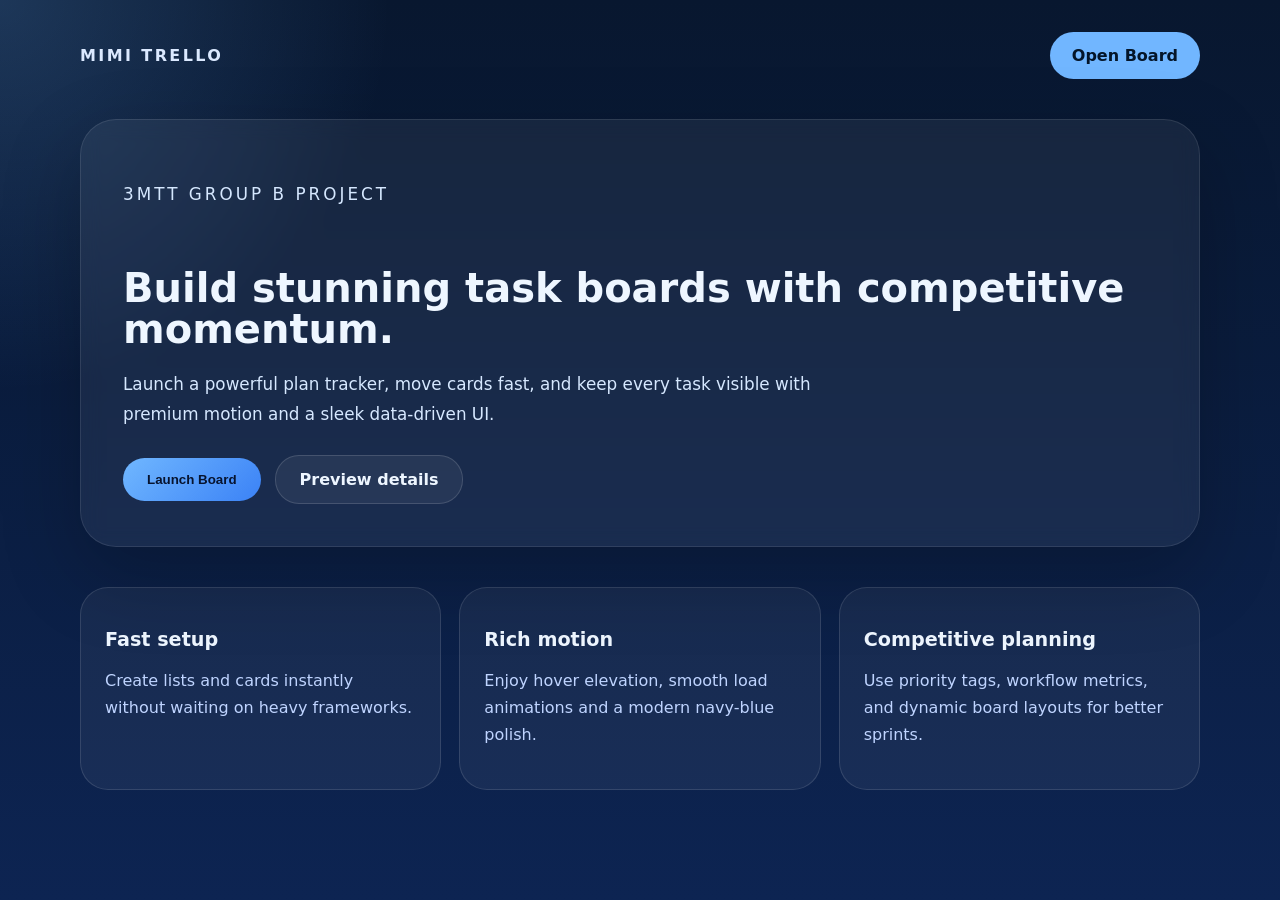
<file: index.html>
<!DOCTYPE html>
<html lang="en">

<head> 
    <meta charset="UTF-8" />
    <meta name="viewport" content="width=device-width, initial-scale=1.0" />
    <title>Mimi Trello | Home</title>
    <link rel="stylesheet" href="home.css" />
</head>

<body>
    <div class="home-shell">
        <nav class="home-nav">
            <span class="brand">Mimi Trello</span>
            <a class="nav-link" href="board.html">Open Board</a>
        </nav>

        <section class="home-hero">
            <p class="eyebrow">3mtt group B project</p>
            <h1>Build stunning task boards with competitive momentum.</h1>
            <p>Launch a powerful plan tracker, move cards fast, and keep every task visible with premium motion and a
                sleek data-driven UI.</p>
            <div class="hero-actions">
                <button id="launchBoard">Launch Board</button>
                <a class="ghost-link" href="card-details.html">Preview details</a>
            </div>
        </section>

        <section class="features-grid">
            <article>
                <h2>Fast setup</h2>
                <p>Create lists and cards instantly without waiting on heavy frameworks.</p>
            </article>
            <article>
                <h2>Rich motion</h2>
                <p>Enjoy hover elevation, smooth load animations and a modern navy-blue polish.
                </p>
            </article>
            <article>
                <h2>Competitive planning</h2>
                <p>Use priority tags, workflow metrics, and dynamic board layouts for better sprints.</p>
            </article>
        </section>
    </div>

    <script src="home.js"></script>
</body>

</html>
</file>
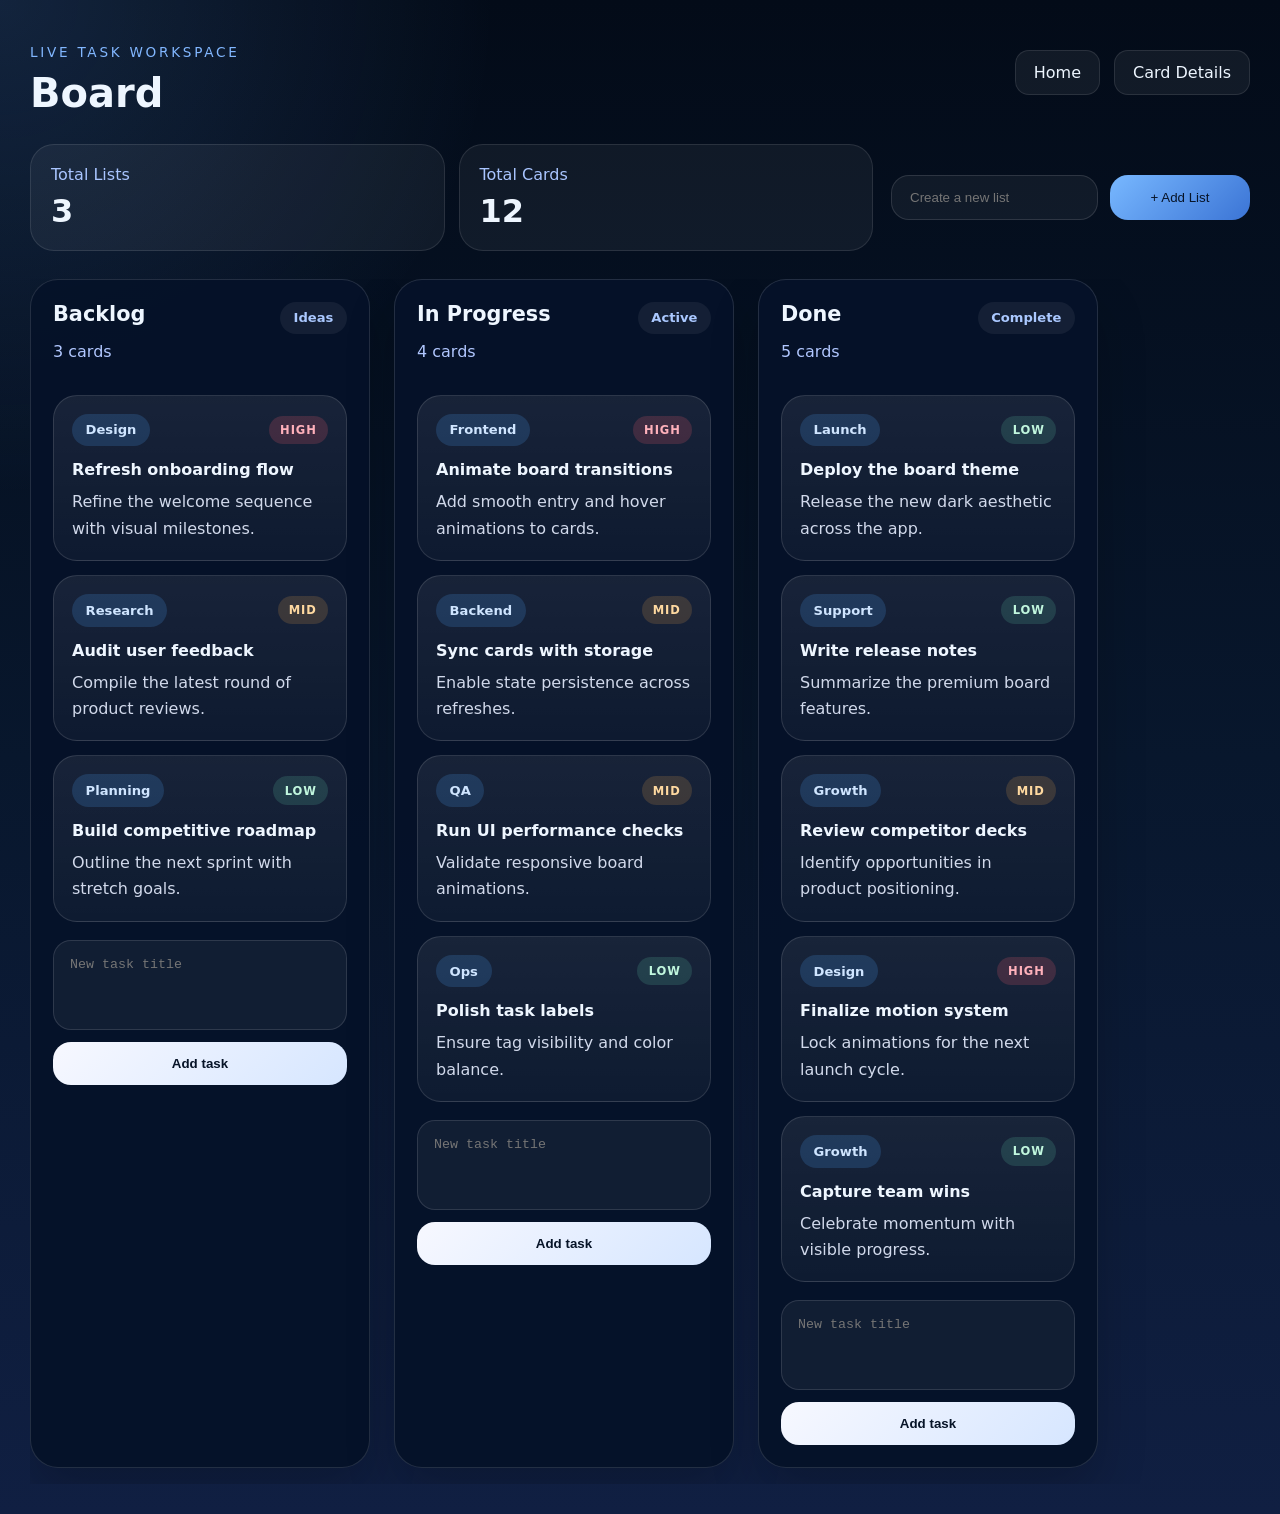
<file: board.html>
<!DOCTYPE html>
<html lang="en">
<head>
  <meta charset="UTF-8" />
  <meta name="viewport" content="width=device-width, initial-scale=1.0" />
  <title>Mimi Trello | Board</title>
  <link rel="stylesheet" href="board.css" />
</head>
<body>
  <div class="board-shell">
    <header class="board-header">
      <div>
        <p class="eyebrow">Live task workspace</p>
        <h1>Board</h1>
      </div>
      <nav>
        <a href="index.html">Home</a>
        <a href="card-details.html">Card Details</a>
      </nav>
    </header>

    <section class="board-actions">
      <div class="stats-panel">
        <div>
          <span>Total Lists</span>
          <strong id="listCount">3</strong>
        </div>
        <div>
          <span>Total Cards</span>
          <strong id="cardCount">12</strong>
        </div>
      </div>

      <form id="addListForm" class="new-list-form">
        <input type="text" name="title" placeholder="Create a new list" aria-label="New list title" required />
        <button type="submit">+ Add List</button>
      </form>
    </section>

    <main class="board" id="board">
      <section class="list" data-list="backlog">
        <div class="list-header">
          <div>
            <h2>Backlog</h2>
            <p class="list-meta">3 cards</p>
          </div>
          <span class="pill pill-quiet">Ideas</span>
        </div>

        <div class="cards" aria-label="Backlog cards">
          <article class="card" draggable="true" data-title="Refresh onboarding flow" data-priority="High" data-tag="Design" data-description="Refine the welcome sequence with visual milestones.">
            <div class="card-top">
              <span class="pill pill-soft">Design</span>
              <span class="priority high">High</span>
            </div>
            <h3><a class="card-link" href="card-details.html">Refresh onboarding flow</a></h3>
            <p>Refine the welcome sequence with visual milestones.</p>
          </article>
          <article class="card" draggable="true" data-title="Audit user feedback" data-priority="Mid" data-tag="Research" data-description="Compile the latest round of product reviews.">
            <div class="card-top">
              <span class="pill pill-soft">Research</span>
              <span class="priority medium">Mid</span>
            </div>
            <h3><a class="card-link" href="card-details.html">Audit user feedback</a></h3>
            <p>Compile the latest round of product reviews.</p>
          </article>
          <article class="card" draggable="true" data-title="Build competitive roadmap" data-priority="Low" data-tag="Planning" data-description="Outline the next sprint with stretch goals.">
            <div class="card-top">
              <span class="pill pill-soft">Planning</span>
              <span class="priority low">Low</span>
            </div>
            <h3><a class="card-link" href="card-details.html">Build competitive roadmap</a></h3>
            <p>Outline the next sprint with stretch goals.</p>
          </article>
        </div>

        <form class="card-form">
          <textarea placeholder="New task title" rows="2" required></textarea>
          <button type="button" class="add-card-button">Add task</button>
        </form>
      </section>

      <section class="list" data-list="in-progress">
        <div class="list-header">
          <div>
            <h2>In Progress</h2>
            <p class="list-meta">4 cards</p>
          </div>
          <span class="pill pill-quiet">Active</span>
        </div>

        <div class="cards" aria-label="In Progress cards">
          <article class="card" draggable="true" data-title="Animate board transitions" data-priority="High" data-tag="Frontend" data-description="Add smooth entry and hover animations to cards.">
            <div class="card-top">
              <span class="pill pill-soft">Frontend</span>
              <span class="priority high">High</span>
            </div>
            <h3><a class="card-link" href="card-details.html">Animate board transitions</a></h3>
            <p>Add smooth entry and hover animations to cards.</p>
          </article>
          <article class="card" draggable="true" data-title="Sync cards with storage" data-priority="Mid" data-tag="Backend" data-description="Enable state persistence across refreshes.">
            <div class="card-top">
              <span class="pill pill-soft">Backend</span>
              <span class="priority medium">Mid</span>
            </div>
            <h3><a class="card-link" href="card-details.html">Sync cards with storage</a></h3>
            <p>Enable state persistence across refreshes.</p>
          </article>
          <article class="card" draggable="true" data-title="Run UI performance checks" data-priority="Mid" data-tag="QA" data-description="Validate responsive board animations.">
            <div class="card-top">
              <span class="pill pill-soft">QA</span>
              <span class="priority medium">Mid</span>
            </div>
            <h3><a class="card-link" href="card-details.html">Run UI performance checks</a></h3>
            <p>Validate responsive board animations.</p>
          </article>
          <article class="card" draggable="true" data-title="Polish task labels" data-priority="Low" data-tag="Ops" data-description="Ensure tag visibility and color balance.">
            <div class="card-top">
              <span class="pill pill-soft">Ops</span>
              <span class="priority low">Low</span>
            </div>
            <h3><a class="card-link" href="card-details.html">Polish task labels</a></h3>
            <p>Ensure tag visibility and color balance.</p>
          </article>
        </div>

        <form class="card-form">
          <textarea placeholder="New task title" rows="2" required></textarea>
          <button type="button" class="add-card-button">Add task</button>
        </form>
      </section>

      <section class="list" data-list="done">
        <div class="list-header">
          <div>
            <h2>Done</h2>
            <p class="list-meta">5 cards</p>
          </div>
          <span class="pill pill-quiet">Complete</span>
        </div>

        <div class="cards" aria-label="Done cards">
          <article class="card" draggable="true" data-title="Deploy the board theme" data-priority="Low" data-tag="Launch" data-description="Release the new dark aesthetic across the app.">
            <div class="card-top">
              <span class="pill pill-soft">Launch</span>
              <span class="priority low">Low</span>
            </div>
            <h3><a class="card-link" href="card-details.html">Deploy the board theme</a></h3>
            <p>Release the new dark aesthetic across the app.</p>
          </article>
          <article class="card" draggable="true" data-title="Write release notes" data-priority="Low" data-tag="Support" data-description="Summarize the premium board features.">
            <div class="card-top">
              <span class="pill pill-soft">Support</span>
              <span class="priority low">Low</span>
            </div>
            <h3><a class="card-link" href="card-details.html">Write release notes</a></h3>
            <p>Summarize the premium board features.</p>
          </article>
          <article class="card" draggable="true" data-title="Review competitor decks" data-priority="Mid" data-tag="Growth" data-description="Identify opportunities in product positioning.">
            <div class="card-top">
              <span class="pill pill-soft">Growth</span>
              <span class="priority medium">Mid</span>
            </div>
            <h3><a class="card-link" href="card-details.html">Review competitor decks</a></h3>
            <p>Identify opportunities in product positioning.</p>
          </article>
          <article class="card" draggable="true" data-title="Finalize motion system" data-priority="High" data-tag="Design" data-description="Lock animations for the next launch cycle.">
            <div class="card-top">
              <span class="pill pill-soft">Design</span>
              <span class="priority high">High</span>
            </div>
            <h3><a class="card-link" href="card-details.html">Finalize motion system</a></h3>
            <p>Lock animations for the next launch cycle.</p>
          </article>
          <article class="card" draggable="true" data-title="Capture team wins" data-priority="Low" data-tag="Growth" data-description="Celebrate momentum with visible progress.">
            <div class="card-top">
              <span class="pill pill-soft">Growth</span>
              <span class="priority low">Low</span>
            </div>
            <h3><a class="card-link" href="card-details.html">Capture team wins</a></h3>
            <p>Celebrate momentum with visible progress.</p>
          </article>
        </div>

        <form class="card-form">
          <textarea placeholder="New task title" rows="2" required></textarea>
          <button type="button" class="add-card-button">Add task</button>
        </form>
      </section>
    </main>
  </div>

  <script src="drag-and-drop.js"></script>
</body>
</html>
</file>
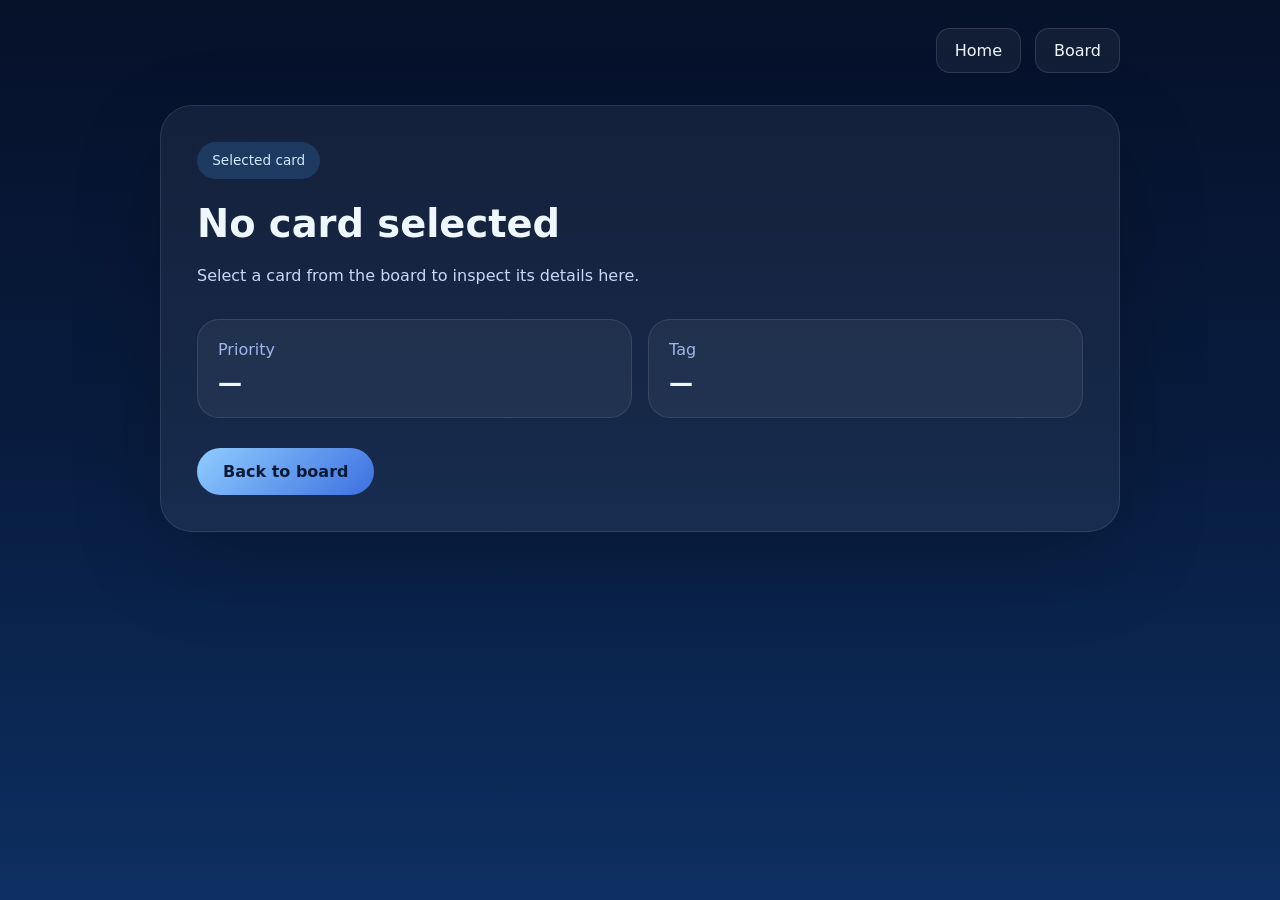
<file: card-details.html>
<!DOCTYPE html>
<html lang="en">
<head>
  <meta charset="UTF-8" />
  <meta name="viewport" content="width=device-width, initial-scale=1.0" />
  <title>Mimi Trello | Card Details</title>
  <link rel="stylesheet" href="card.css" />
</head>
<body>
  <div class="card-shell">
    <header class="mini-nav">
      <a href="index.html">Home</a>
      <a href="board.html">Board</a>
    </header>

    <section class="card-preview" id="cardPreview">
      <span class="pill pill-soft">Selected card</span>
      <h1 id="cardTitle">No card selected</h1>
      <p id="cardDescription">Open the board, click a card, and see its details here.</p>
      <div class="detail-meta">
        <div>
          <span>Priority</span>
          <strong id="cardPriority">—</strong>
        </div>
        <div>
          <span>Tag</span>
          <strong id="cardTag">—</strong>
        </div>
      </div>
      <a class="button" href="board.html">Back to board</a>
    </section>
  </div>

  <script src="card.js"></script>
</body>
</html>
</file>
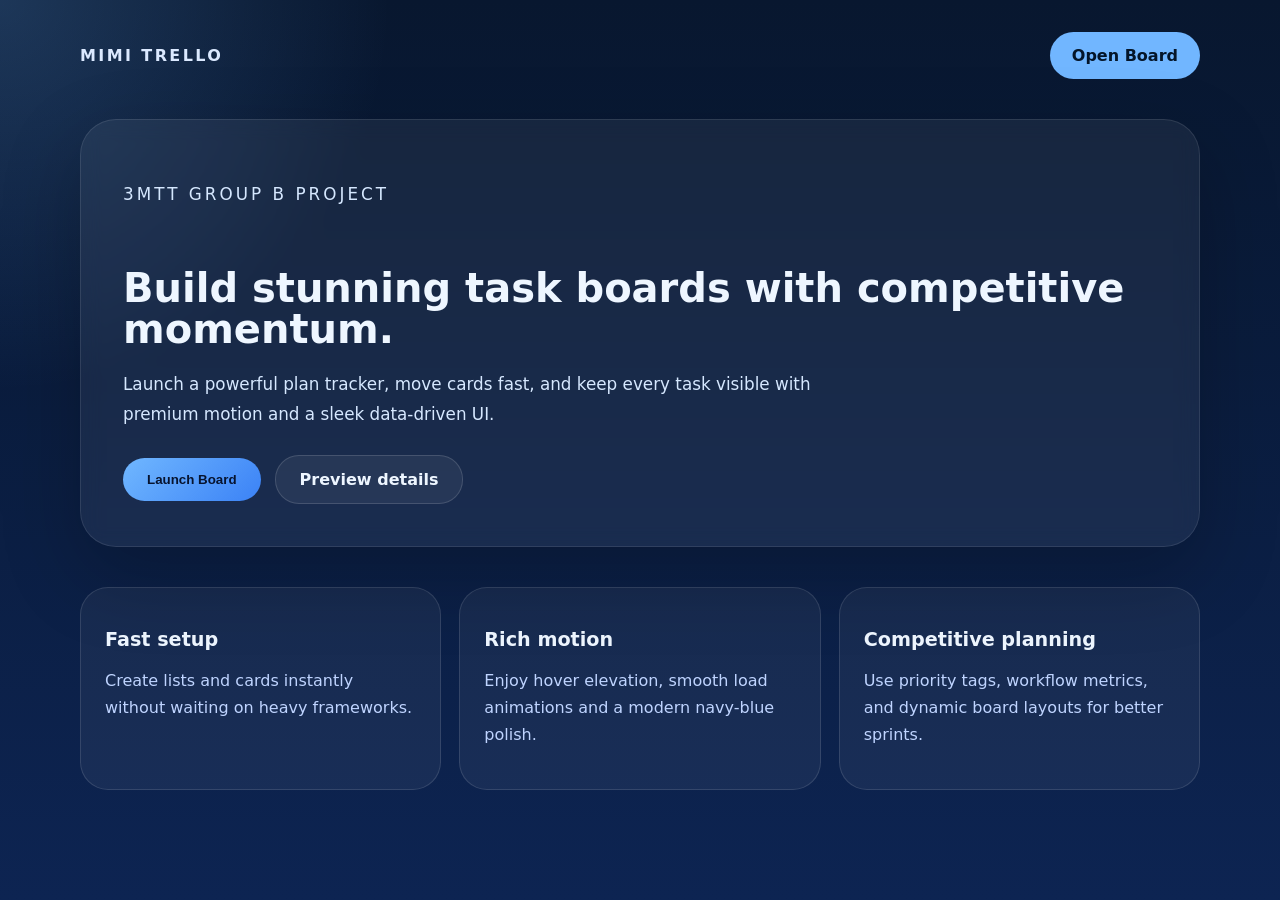
<file: home.html>
<!DOCTYPE html>
<html lang="en">
<head>
  <meta charset="UTF-8" />
  <meta name="viewport" content="width=device-width, initial-scale=1.0" />
  <title>Mimi Trello | Home</title>
  <link rel="stylesheet" href="home.css" />
</head>
<body>
  <div class="home-shell">
    <nav class="home-nav">
      <span class="brand">Mimi Trello</span>
      <a class="nav-link" href="board.html">Open Board</a>
    </nav>

    <section class="home-hero">
      <p class="eyebrow">3mtt group B project</p>
      <h1>Build stunning task boards with competitive momentum.</h1>
      <p>Launch a powerful plan tracker, move cards fast, and keep every task visible with premium motion and a sleek data-driven UI.</p>
      <div class="hero-actions">
        <button id="launchBoard">Launch Board</button>
        <a class="ghost-link" href="card-details.html">Preview details</a>
      </div>
    </section>

    <section class="features-grid">
      <article>
        <h2>Fast setup</h2>
        <p>Create lists and cards instantly without waiting on heavy frameworks.</p>
      </article>
      <article>
        <h2>Rich motion</h2>
        <p>Enjoy hover elevation, smooth load animations and a modern navy-blue polish.
        </p>
      </article>
      <article>
        <h2>Competitive planning</h2>
        <p>Use priority tags, workflow metrics, and dynamic board layouts for better sprints.</p>
      </article>
    </section>
  </div>

  <script src="home.js"></script>
</body>
</html>
</file>
<file: home.css>
:root {
  --navy-900: #041529;
  --navy-700: #102b54;
  --accent: #71b6ff;
  --text: #eef6ff;
  --surface: rgba(255, 255, 255, 0.08);
}

* {
  box-sizing: border-box;
}

body {
  margin: 0;
  min-height: 100vh;
  font-family: Inter, system-ui, sans-serif;
  background: radial-gradient(circle at top left, rgba(113, 182, 255, 0.2), transparent 25%),
    linear-gradient(180deg, #08172f 0%, #0d2452 100%);
  color: var(--text);
  padding: 32px;
}

.home-shell {
  max-width: 1120px;
  margin: 0 auto;
}

.home-nav {
  display: flex;
  justify-content: space-between;
  align-items: center;
  margin-bottom: 40px;
}

.brand {
  font-weight: 800;
  letter-spacing: 0.15em;
  text-transform: uppercase;
  color: #dbe9ff;
}

.nav-link {
  color: var(--navy-900);
  background: var(--accent);
  padding: 14px 22px;
  border-radius: 999px;
  text-decoration: none;
  font-weight: 700;
}

.home-hero {
  padding: 42px;
  border-radius: 36px;
  background: rgba(255, 255, 255, 0.06);
  border: 1px solid rgba(255, 255, 255, 0.1);
  box-shadow: 0 28px 80px rgba(0, 0, 0, 0.22);
  backdrop-filter: blur(10px);
  animation: floatIn 0.9s ease both;
}

.eyebrow {
  display: inline-block;
  text-transform: uppercase;
  color: #92c3ff;
  letter-spacing: 0.18em;
  font-size: 0.85rem;
  margin-bottom: 18px;
}

.home-hero h1 {
  font-size: clamp(2.5rem, 3vw, 4.2rem);
  line-height: 1.03;
  margin-bottom: 18px;
}

.home-hero p {
  max-width: 720px;
  color: #d6e8ff;
  font-size: 1.05rem;
  line-height: 1.8;
  margin-bottom: 26px;
}

.hero-actions {
  display: flex;
  flex-wrap: wrap;
  align-items: center;
  gap: 14px;
}

.hero-actions button,
.hero-actions .ghost-link {
  border-radius: 24px;
  padding: 14px 24px;
  font-weight: 700;
}

.hero-actions button {
  background: linear-gradient(135deg, #70b7ff, #3b82f6);
  border: none;
  color: #07142f;
  cursor: pointer;
  transition: transform 0.2s ease, filter 0.2s ease;
}

.hero-actions button:hover {
  transform: translateY(-1px);
  filter: brightness(1.05);
}

.ghost-link {
  color: var(--text);
  text-decoration: none;
  background: rgba(255, 255, 255, 0.06);
  border: 1px solid rgba(255, 255, 255, 0.14);
}

.features-grid {
  display: grid;
  grid-template-columns: repeat(3, minmax(235px, 1fr));
  gap: 18px;
  margin-top: 40px;
}

.features-grid article {
  padding: 24px;
  border-radius: 28px;
  background: rgba(255, 255, 255, 0.05);
  border: 1px solid rgba(255, 255, 255, 0.12);
  transition: transform 0.25s ease;
}

.features-grid article:hover {
  transform: translateY(-3px);
}

.features-grid h2 {
  margin-bottom: 10px;
  font-size: 1.2rem;
}

.features-grid p {
  color: #bfd4ff;
  line-height: 1.7;
}

@media (max-width: 900px) {
  .features-grid {
    grid-template-columns: 1fr;
  }
}

@keyframes floatIn {
  from {
    opacity: 0;
    transform: translateY(20px);
  }
  to {
    opacity: 1;
    transform: translateY(0);
  }
}
</file>
<file: board.css>
:root {
  --navy-950: #020914;
  --navy-800: #0b2447;
  --accent: #62a7ff;
  --surface: rgba(255, 255, 255, 0.08);
  --text: #eef6ff;
  --muted: #a9c5ff;
}

* {
  box-sizing: border-box;
}

html,
body {
  margin: 0;
  min-height: 100%;
  font-family: Inter, system-ui, sans-serif;
  background: radial-gradient(circle at top left, rgba(98, 167, 255, 0.16), transparent 25%),
    linear-gradient(180deg, #030b18 0%, #08172d 50%, #101f42 100%);
  color: var(--text);
}

body {
  padding: 30px;
}

.board-shell {
  max-width: 1440px;
  margin: 0 auto;
}

.board-header {
  display: flex;
  justify-content: space-between;
  align-items: center;
  margin-bottom: 28px;
}

.board-header .eyebrow {
  text-transform: uppercase;
  letter-spacing: 0.2em;
  color: #82b7ff;
  font-size: 0.85rem;
  margin-bottom: 10px;
}

.board-header h1 {
  margin: 0;
  font-size: clamp(2.5rem, 3vw, 3.8rem);
}

.board-header nav {
  display: flex;
  gap: 14px;
}

.board-header nav a {
  color: var(--text);
  text-decoration: none;
  padding: 12px 18px;
  border-radius: 14px;
  background: rgba(255, 255, 255, 0.06);
  border: 1px solid rgba(255, 255, 255, 0.10);
}

.board-actions {
  display: grid;
  grid-template-columns: 1fr auto;
  gap: 18px;
  align-items: center;
  margin-bottom: 28px;
}

.stats-panel {
  display: grid;
  grid-template-columns: repeat(2, minmax(120px, 1fr));
  gap: 14px;
}

.stats-panel div {
  padding: 20px;
  border-radius: 24px;
  background: rgba(255, 255, 255, 0.05);
  border: 1px solid rgba(255, 255, 255, 0.10);
}

.stats-panel span {
  display: block;
  color: var(--muted);
}

.stats-panel strong {
  margin-top: 8px;
  display: block;
  font-size: 2rem;
}

.new-list-form {
  display: flex;
  gap: 12px;
  min-width: 320px;
}

.new-list-form input {
  flex: 1;
  border-radius: 18px;
  border: 1px solid rgba(255, 255, 255, 0.12);
  background: rgba(255, 255, 255, 0.05);
  color: var(--text);
  padding: 14px 18px;
}

.new-list-form button {
  border-radius: 18px;
  border: none;
  min-width: 140px;
  background: linear-gradient(135deg, #78b8ff, #3b74d5);
  color: #071428;
  cursor: pointer;
  transition: transform 0.25s ease;
}

.new-list-form button:hover {
  transform: translateY(-1px);
}

.board {
  display: flex;
  gap: 24px;
  overflow-x: auto;
  padding-bottom: 16px;
}

.list {
  flex: 0 0 340px;
  background: rgba(6, 18, 41, 0.96);
  border: 1px solid rgba(255, 255, 255, 0.12);
  border-radius: 28px;
  padding: 22px;
  box-shadow: 0 24px 50px rgba(0, 0, 0, 0.2);
}

.list-header {
  display: flex;
  justify-content: space-between;
  gap: 12px;
  align-items: flex-start;
  margin-bottom: 18px;
}

.list-header h2 {
  font-size: 1.3rem;
  margin: 0;
}

.list-meta {
  color: #b1c7ff;
}

.pill {
  display: inline-flex;
  align-items: center;
  gap: 0.35rem;
  padding: 0.55rem 0.85rem;
  border-radius: 999px;
  font-size: 0.82rem;
  font-weight: 600;
}

.pill-quiet {
  color: #aac8ff;
  background: rgba(255, 255, 255, 0.06);
}

.pill-soft {
  color: #cfe5ff;
  background: rgba(78, 166, 255, 0.18);
}

.priority {
  padding: 0.45rem 0.7rem;
  border-radius: 999px;
  text-transform: uppercase;
  letter-spacing: 0.08em;
  font-size: 0.72rem;
  font-weight: 700;
}

.priority.high {
  background: rgba(255, 94, 109, 0.18);
  color: #ffb1bb;
}

.priority.medium {
  background: rgba(255, 176, 76, 0.16);
  color: #ffd9a0;
}

.priority.low {
  background: rgba(95, 201, 165, 0.18);
  color: #c1f7de;
}

.cards {
  display: grid;
  gap: 14px;
  min-height: 140px;
}

.card {
  background: linear-gradient(180deg, rgba(255, 255, 255, 0.08), rgba(255, 255, 255, 0.04));
  border: 1px solid rgba(255, 255, 255, 0.12);
  border-radius: 24px;
  padding: 18px;
  cursor: grab;
  transition: transform 0.28s ease, box-shadow 0.28s ease;
}

.card:hover {
  transform: translateY(-3px);
  box-shadow: 0 22px 44px rgba(0, 0, 0, 0.22);
}

.card.dragging {
  opacity: 0.6;
  transform: scale(0.98);
}

.card-top {
  display: flex;
  justify-content: space-between;
  gap: 12px;
  margin-bottom: 14px;
  align-items: center;
}

.card h3 {
  margin: 0 0 10px;
  font-size: 1rem;
}

.card p {
  margin: 0;
  color: #d1d9eb;
  line-height: 1.65;
}

.card-link {
  color: inherit;
  text-decoration: none;
}

.card-form {
  margin-top: 18px;
  display: grid;
  gap: 12px;
}

.card-form textarea {
  width: 100%;
  border-radius: 18px;
  border: 1px solid rgba(255, 255, 255, 0.12);
  background: rgba(255, 255, 255, 0.05);
  color: var(--text);
  padding: 16px;
  resize: none;
  min-height: 90px;
}

.add-card-button {
  border-radius: 18px;
  border: none;
  padding: 14px 18px;
  color: #071428;
  background: linear-gradient(135deg, #f7f8ff, #d6e6ff);
  font-weight: 700;
  cursor: pointer;
}

.add-card-button:hover {
  transform: translateY(-1px);
}

.drag-over {
  box-shadow: 0 0 0 2px rgba(98, 167, 255, 0.35);
}

@media (max-width: 980px) {
  .board-actions,
  .board {
    grid-template-columns: 1fr;
    flex-direction: column;
  }

  .new-list-form {
    flex-direction: column;
  }
}

@media (max-width: 720px) {
  body {
    padding: 18px;
  }

  .list {
    min-width: 280px;
  }
}
</file>
<file: card.css>
:root {
  --navy-950: #020914;
  --accent: #74b4ff;
  --text: #eef6ff;
  --surface: rgba(255, 255, 255, 0.08);
}

* {
  box-sizing: border-box;
}

body {
  margin: 0;
  min-height: 100vh;
  font-family: Inter, system-ui, sans-serif;
  background: linear-gradient(180deg, #06112a 0%, #081c3f 50%, #0d2f61 100%);
  color: var(--text);
  padding: 28px;
}

.card-shell {
  max-width: 960px;
  margin: 0 auto;
}

.mini-nav {
  display: flex;
  justify-content: flex-end;
  gap: 14px;
  margin-bottom: 32px;
}

.mini-nav a {
  color: var(--text);
  text-decoration: none;
  padding: 12px 18px;
  border-radius: 14px;
  background: rgba(255, 255, 255, 0.05);
  border: 1px solid rgba(255, 255, 255, 0.12);
}

.card-preview {
  padding: 36px;
  border-radius: 32px;
  background: rgba(255, 255, 255, 0.06);
  border: 1px solid rgba(255, 255, 255, 0.1);
  box-shadow: 0 30px 90px rgba(0, 0, 0, 0.2);
}

.card-preview .pill {
  display: inline-flex;
  padding: 0.65rem 0.95rem;
  border-radius: 999px;
  font-size: 0.85rem;
  background: rgba(78, 166, 255, 0.18);
  color: #d2e8ff;
  margin-bottom: 22px;
}

.card-preview h1 {
  font-size: clamp(2rem, 3vw, 3.5rem);
  margin: 0 0 16px;
}

.card-preview p {
  color: #cbd8f5;
  line-height: 1.8;
  max-width: 760px;
  margin-bottom: 28px;
}

.detail-meta {
  display: grid;
  grid-template-columns: repeat(2, minmax(160px, 1fr));
  gap: 16px;
  margin-bottom: 30px;
}

.detail-meta div {
  padding: 20px;
  border-radius: 22px;
  background: rgba(255, 255, 255, 0.05);
  border: 1px solid rgba(255, 255, 255, 0.1);
}

.detail-meta span {
  display: block;
  color: #9fb7eb;
  margin-bottom: 10px;
}

.detail-meta strong {
  display: block;
  font-size: 1.5rem;
}

.button {
  display: inline-flex;
  align-items: center;
  justify-content: center;
  width: max-content;
  padding: 14px 26px;
  border-radius: 999px;
  border: none;
  text-decoration: none;
  color: #081a35;
  background: linear-gradient(135deg, #8fccff, #3d70e0);
  font-weight: 700;
  transition: transform 0.2s ease;
}

.button:hover {
  transform: translateY(-2px);
}

@media (max-width: 760px) {
  .detail-meta {
    grid-template-columns: 1fr;
  }
}
</file>
